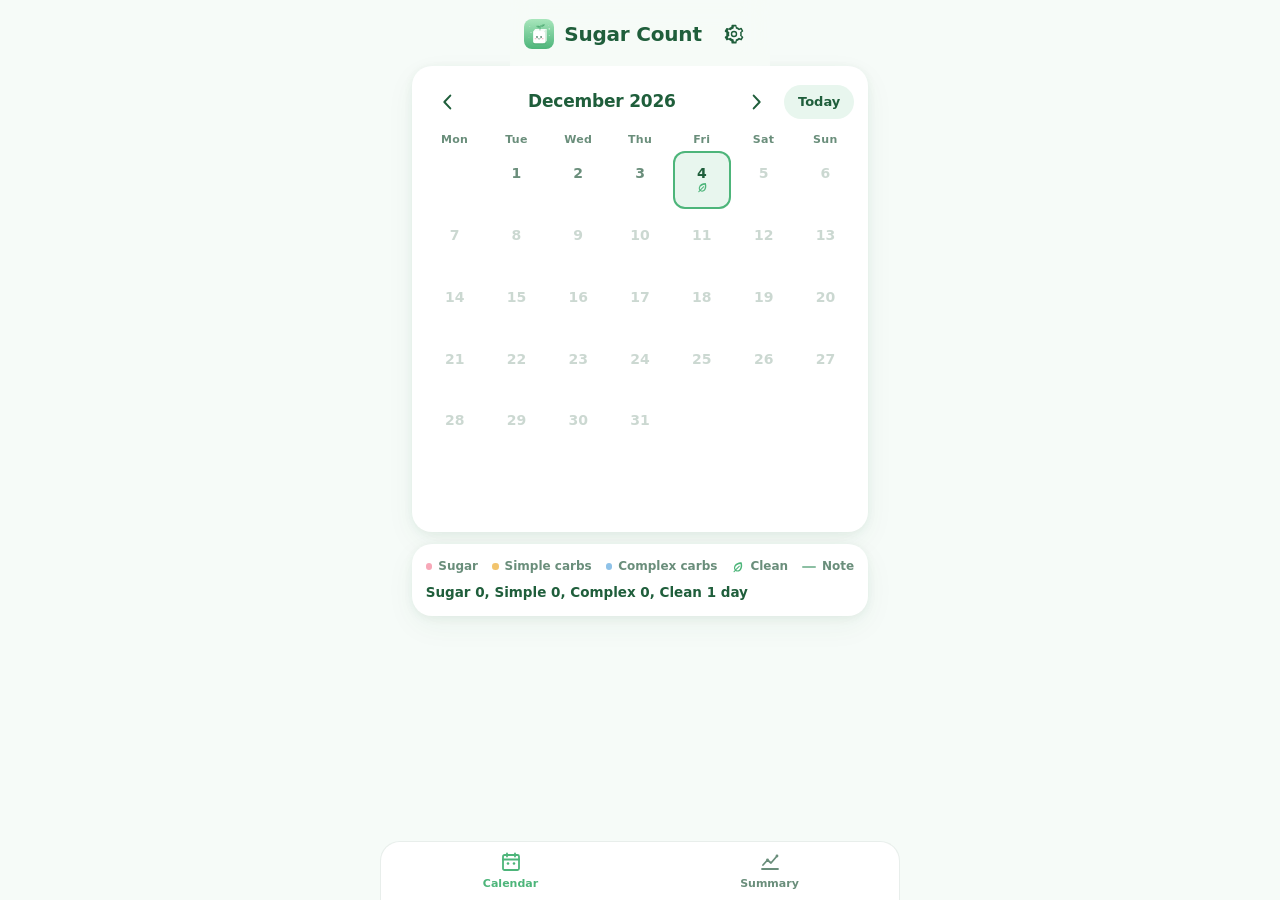
<file: index.html>
<!DOCTYPE html>
<html lang="en">
<head>
  <meta charset="utf-8">
  <title>Sugar Count</title>
  <meta name="viewport" content="width=device-width, initial-scale=1, viewport-fit=cover">
  <meta name="apple-mobile-web-app-capable" content="yes">
  <meta name="mobile-web-app-capable" content="yes">
  <meta name="apple-mobile-web-app-status-bar-style" content="default">
  <meta name="apple-mobile-web-app-title" content="Sugar Count">
  <meta name="theme-color" content="#4DB57A">
  <meta name="description" content="A tiny personal tracker for sugar, simple carb and complex carb days.">
  <link rel="apple-touch-icon" href="icons/apple-touch-icon.png">
  <link rel="icon" type="image/svg+xml" href="icons/icon.svg">
  <link rel="manifest" href="manifest.webmanifest">
  <link rel="stylesheet" href="styles.css">
</head>
<body>

<div class="app">

  <!-- ============== Screen 1: Calendar ============== -->
  <section class="screen" id="screen-calendar" aria-labelledby="cal-title">
    <header class="topbar">
      <img class="brand-icon" src="icons/icon.svg" alt="" width="30" height="30">
      <div class="topbar-title">
        <h1 id="cal-title">Sugar Count</h1>
      </div>
      <button class="icon-btn" id="btn-settings" type="button" aria-label="Settings">
        <svg viewBox="0 0 24 24" aria-hidden="true" focusable="false">
          <path fill="currentColor" d="M12 8.5a3.5 3.5 0 1 0 0 7 3.5 3.5 0 0 0 0-7Zm0 5.5a2 2 0 1 1 0-4 2 2 0 0 1 0 4Z"/>
          <path fill="currentColor" d="M20.3 13.6a8.5 8.5 0 0 0 0-3.2l1.5-1.1a.75.75 0 0 0 .2-.96l-1.6-2.77a.75.75 0 0 0-.92-.32l-1.75.68a8.4 8.4 0 0 0-2.77-1.6l-.27-1.85A.75.75 0 0 0 14 2h-4a.75.75 0 0 0-.74.63L9 4.48a8.4 8.4 0 0 0-2.77 1.6L4.5 5.4a.75.75 0 0 0-.92.32L1.98 8.49a.75.75 0 0 0 .2.95l1.5 1.12a8.5 8.5 0 0 0 0 3.2l-1.5 1.11a.75.75 0 0 0-.2.96l1.6 2.77a.75.75 0 0 0 .92.32l1.75-.68a8.4 8.4 0 0 0 2.77 1.6l.27 1.85a.75.75 0 0 0 .74.63h4a.75.75 0 0 0 .74-.63l.27-1.85a8.4 8.4 0 0 0 2.77-1.6l1.75.68a.75.75 0 0 0 .92-.32l1.6-2.77a.75.75 0 0 0-.2-.96l-1.5-1.11Zm-1.6-2.98a7 7 0 0 1 0 2.76l-.12.6 1.74 1.3-.9 1.56-2.02-.79-.45.4a6.9 6.9 0 0 1-2.4 1.39l-.58.18-.31 2.13h-1.8l-.31-2.13-.58-.18a6.9 6.9 0 0 1-2.4-1.39l-.45-.4-2.02.79-.9-1.56 1.74-1.3-.12-.6a7 7 0 0 1 0-2.76l.12-.6-1.74-1.3.9-1.56 2.02.79.45-.4a6.9 6.9 0 0 1 2.4-1.39l.58-.18.31-2.13h1.8l.31 2.13.58.18a6.9 6.9 0 0 1 2.4 1.39l.45.4 2.02-.79.9 1.56-1.74 1.3.12.6Z"/>
        </svg>
      </button>
    </header>

    <div class="screen-body">
      <div class="card month-card">
        <div class="month-nav">
          <button class="icon-btn" id="btn-prev-month" type="button" aria-label="Previous month">
            <svg viewBox="0 0 24 24" aria-hidden="true"><path fill="none" stroke="currentColor" stroke-width="2.2" stroke-linecap="round" stroke-linejoin="round" d="M14.5 5 8 12l6.5 7"/></svg>
          </button>
          <h2 class="month-label" id="month-label" aria-live="polite">—</h2>
          <button class="icon-btn" id="btn-next-month" type="button" aria-label="Next month">
            <svg viewBox="0 0 24 24" aria-hidden="true"><path fill="none" stroke="currentColor" stroke-width="2.2" stroke-linecap="round" stroke-linejoin="round" d="M9.5 5 16 12l-6.5 7"/></svg>
          </button>
          <button class="pill-btn today-btn" id="btn-today" type="button">Today</button>
        </div>

        <div class="weekdays" aria-hidden="true">
          <span>Mon</span><span>Tue</span><span>Wed</span><span>Thu</span><span>Fri</span><span>Sat</span><span>Sun</span>
        </div>
        <div class="grid" id="day-grid" role="grid" aria-labelledby="month-label"></div>
      </div>

      <div class="card legend-card">
        <ul class="legend">
          <li><span class="dot dot-sugar"></span>Sugar</li>
          <li><span class="dot dot-simple"></span>Simple carbs</li>
          <li><span class="dot dot-complex"></span>Complex carbs</li>
          <li>
            <span class="leaf-chip" aria-hidden="true">
              <svg viewBox="0 0 24 24"><path fill="currentColor" d="M19.5 4.2c-7 0-12.6 3-13.8 8.6-.5 2.3.1 4.4 1.3 5.9l-2 2a1 1 0 1 0 1.4 1.4l2-2c1.6 1.2 3.8 1.7 6 1.1C19.7 20 22.4 11.6 19.5 4.2Zm-2 3.2c1.3 5.2-.8 10.7-4.1 11.6-1.4.4-2.7.2-3.7-.4l6.5-6.5a1 1 0 0 0-1.4-1.4l-6.5 6.5c-.6-1-.8-2.2-.5-3.6.8-3.7 5.6-6 9.7-6.2Z"/></svg>
            </span>Clean
          </li>
          <li><span class="note-chip" aria-hidden="true"></span>Note</li>
        </ul>
        <p class="month-summary" id="month-summary">—</p>
      </div>
    </div>
  </section>

  <!-- ============== Screen 2: Summary ============== -->
  <section class="screen" id="screen-summary" hidden aria-labelledby="sum-title">
    <header class="topbar">
      <img class="brand-icon" src="icons/icon.svg" alt="" width="30" height="30">
      <div class="topbar-title"><h1 id="sum-title">Summary</h1></div>
      <span class="icon-btn-spacer" aria-hidden="true"></span>
    </header>

    <div class="screen-body">
      <div class="segmented" id="range-segmented" role="group" aria-label="Summary range">
        <button type="button" class="seg" data-range="4w" aria-pressed="true">4 weeks</button>
        <button type="button" class="seg" data-range="3m" aria-pressed="false">3 months</button>
        <button type="button" class="seg" data-range="1y" aria-pressed="false">Year</button>
      </div>

      <div class="card chart-card">
        <div class="chart-wrap"><canvas id="chart" role="img" aria-label="Sugar, simple carb and complex carb days per period"></canvas></div>
      </div>

      <div class="tiles" id="tiles">
        <div class="tile">
          <span class="tile-value" id="tile-sugar">0</span>
          <span class="tile-label"><span class="dot dot-sugar"></span>Sugar days</span>
        </div>
        <div class="tile">
          <span class="tile-value" id="tile-sugar-streak">0</span>
          <span class="tile-label">Sugar-free streak</span>
        </div>
        <div class="tile">
          <span class="tile-value" id="tile-simple">0</span>
          <span class="tile-label"><span class="dot dot-simple"></span>Simple carb days</span>
        </div>
        <div class="tile">
          <span class="tile-value" id="tile-simple-streak">0</span>
          <span class="tile-label">Simple-carb-free streak</span>
        </div>
        <div class="tile">
          <span class="tile-value" id="tile-complex">0</span>
          <span class="tile-label"><span class="dot dot-complex"></span>Complex carb days</span>
        </div>
        <div class="tile">
          <span class="tile-value" id="tile-complex-streak">0</span>
          <span class="tile-label">Complex-carb-free streak</span>
        </div>
      </div>

      <div class="card empty-state" id="summary-empty" hidden>
        <img src="icons/icon.svg" alt="" width="64" height="64">
        <p>Tap a day on the calendar to log it.</p>
      </div>
    </div>
  </section>

  <!-- ============== Tab bar ============== -->
  <nav class="tabbar" aria-label="Main">
    <button type="button" class="tab is-active" data-tab="calendar" aria-current="page">
      <svg viewBox="0 0 24 24" aria-hidden="true">
        <path fill="none" stroke="currentColor" stroke-width="1.8" stroke-linejoin="round" d="M4 6.5A1.5 1.5 0 0 1 5.5 5h13A1.5 1.5 0 0 1 20 6.5v12A1.5 1.5 0 0 1 18.5 20h-13A1.5 1.5 0 0 1 4 18.5v-12Z"/>
        <path fill="none" stroke="currentColor" stroke-width="1.8" stroke-linecap="round" d="M4 9.5h16M8 3.5v3M16 3.5v3"/>
        <circle cx="9" cy="13.5" r="1.3" fill="currentColor"/><circle cx="15" cy="13.5" r="1.3" fill="currentColor"/>
      </svg>
      <span>Calendar</span>
    </button>
    <button type="button" class="tab" data-tab="summary">
      <svg viewBox="0 0 24 24" aria-hidden="true">
        <path fill="none" stroke="currentColor" stroke-width="1.8" stroke-linecap="round" stroke-linejoin="round" d="M4 19h16M5 15l4.5-5 3.5 3L19 6"/>
        <circle cx="9.5" cy="10" r="1.4" fill="currentColor"/><circle cx="19" cy="6" r="1.4" fill="currentColor"/>
      </svg>
      <span>Summary</span>
    </button>
  </nav>
</div>

<!-- ============== Bottom sheets ============== -->
<div class="backdrop" id="backdrop" hidden></div>

<div class="sheet" id="day-sheet" role="dialog" aria-modal="true" aria-labelledby="day-sheet-title" hidden>
  <div class="sheet-handle" aria-hidden="true"></div>
  <h2 class="sheet-title" id="day-sheet-title">Day</h2>
  <p class="sheet-hint" id="day-hint" hidden></p>
  <div class="toggle-row">
    <button type="button" class="toggle toggle-sugar" id="toggle-ateSugar" aria-pressed="false">
      <span class="dot dot-sugar" aria-hidden="true"></span>Sugar
    </button>
    <button type="button" class="toggle toggle-simple" id="toggle-ateSimpleCarbs" aria-pressed="false">
      <span class="dot dot-simple" aria-hidden="true"></span>Simple carbs
    </button>
    <button type="button" class="toggle toggle-complex" id="toggle-ateComplexCarbs" aria-pressed="false">
      <span class="dot dot-complex" aria-hidden="true"></span>Complex carbs
    </button>
  </div>
  <input class="note-input" id="note-input" type="text" maxlength="100" placeholder="Add a note (optional)"
         autocomplete="off" autocapitalize="sentences" enterkeyhint="done" aria-label="Note">
  <p class="note-count"><span id="note-count">0</span>/100</p>
  <div class="sheet-actions">
    <button type="button" class="primary-btn" id="btn-save">Save</button>
    <button type="button" class="ghost-btn danger" id="btn-reset" hidden>Reset to clean</button>
  </div>
</div>

<div class="sheet" id="settings-sheet" role="dialog" aria-modal="true" aria-labelledby="settings-title" hidden>
  <div class="sheet-handle" aria-hidden="true"></div>
  <h2 class="sheet-title" id="settings-title">Settings</h2>

  <label class="field">
    <span class="field-label">Tracking start date</span>
    <input type="date" id="start-date-input">
  </label>
  <p class="field-hint">Days before this date are not counted.</p>

  <div class="sheet-actions stack">
    <button type="button" class="primary-btn" id="btn-save-settings">Save</button>
    <button type="button" class="ghost-btn" id="btn-export">Export data</button>
    <button type="button" class="ghost-btn" id="btn-import">Import data</button>
    <input type="file" id="import-file" accept="application/json,.json" hidden>
  </div>
  <p class="field-hint" id="settings-status" role="status"></p>
</div>

<div class="toast" id="toast" role="status" aria-live="polite" hidden></div>

<script src="vendor/chart.umd.js"></script>
<script type="module" src="app.js"></script>
</body>
</html>
</file>
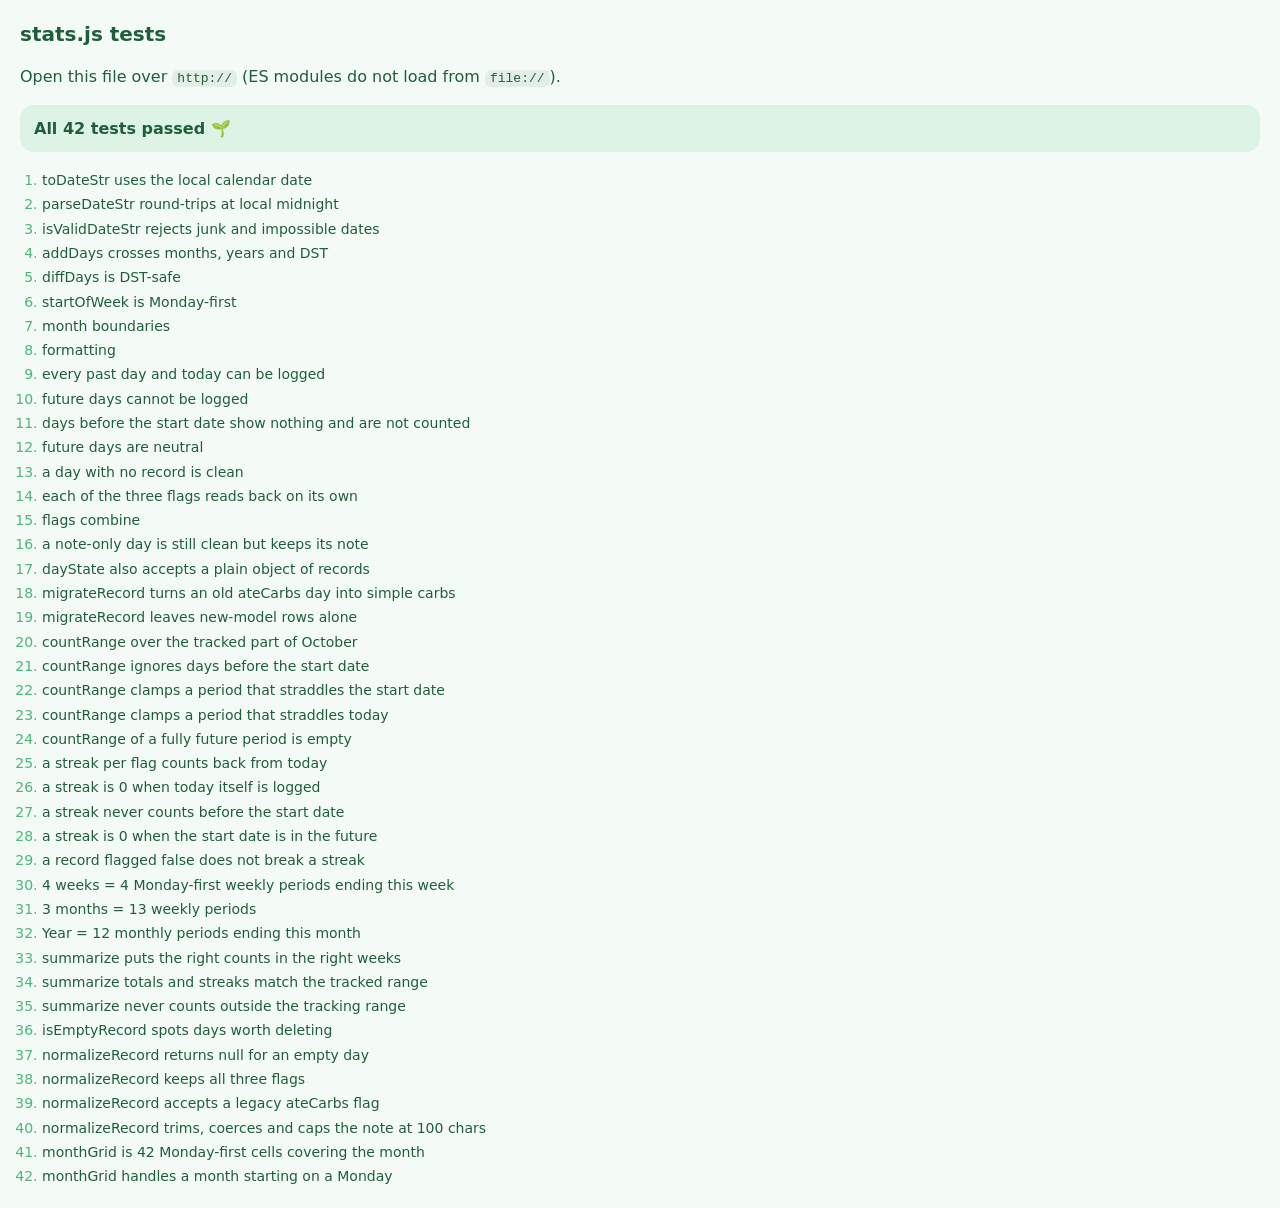
<file: tests/stats.test.html>
<!DOCTYPE html>
<html lang="en">
<head>
<meta charset="utf-8">
<title>stats.js tests — Sugar Count</title>
<meta name="viewport" content="width=device-width, initial-scale=1">
<style>
  body { font-family: ui-rounded, -apple-system, system-ui, sans-serif; background: #F4FBF6; color: #1F5E3B;
         margin: 0; padding: 20px; line-height: 1.45; }
  h1 { font-size: 20px; margin: 0 0 4px; }
  #summary { font-weight: 800; margin: 12px 0 16px; padding: 12px 14px; border-radius: 14px; background: #DDF3E5; }
  #summary.fail { background: #FADDE2; color: #8A2B40; }
  ol { margin: 0; padding-left: 22px; }
  li { padding: 2px 0; font-size: 14px; }
  li.pass::marker { color: #4DB57A; }
  li.fail { color: #8A2B40; font-weight: 700; }
  code { background: rgba(31,94,59,.08); padding: 1px 5px; border-radius: 6px; }
</style>
</head>
<body>
<h1>stats.js tests</h1>
<p>Open this file over <code>http://</code> (ES modules do not load from <code>file://</code>).</p>
<div id="summary">Running…</div>
<ol id="results"></ol>

<script type="module">
import * as S from '../stats.js';

const results = document.getElementById('results');
let pass = 0, fail = 0;

function test(name, fn) {
  const li = document.createElement('li');
  try {
    fn();
    li.className = 'pass';
    li.textContent = name;
    pass++;
  } catch (err) {
    li.className = 'fail';
    li.textContent = name + ' — ' + err.message;
    fail++;
  }
  results.appendChild(li);
}

function eq(actual, expected, label) {
  const a = JSON.stringify(actual), b = JSON.stringify(expected);
  if (a !== b) throw new Error((label ? label + ': ' : '') + 'expected ' + b + ', got ' + a);
}
function ok(v, label) { if (!v) throw new Error((label || 'assertion') + ' was falsy'); }

/* Fixtures: tracking starts 2026-10-01, "today" is 2026-10-14 (a Wednesday). */
const START = '2026-10-01';
const TODAY = '2026-10-14';
const day = (date, sugar, simple, complex, note) =>
  [date, { date, ateSugar: !!sugar, ateSimpleCarbs: !!simple, ateComplexCarbs: !!complex, note: note || '' }];

const recs = new Map([
  day('2026-10-02', 1, 0, 0),
  day('2026-10-03', 1, 1, 0, 'birthday cake'),
  day('2026-10-05', 0, 1, 0),
  day('2026-10-07', 0, 0, 1),
  day('2026-10-09', 0, 0, 0, 'just a note'),
  day('2026-10-12', 0, 1, 1),
  day('2026-09-28', 1, 1, 1, 'before start')
]);

/* ------------------------------ date helpers ----------------------------- */

test('toDateStr uses the local calendar date', () => {
  eq(S.toDateStr(new Date(2026, 0, 5)), '2026-01-05');
  eq(S.toDateStr(new Date(2026, 11, 31, 23, 59)), '2026-12-31');
});

test('parseDateStr round-trips at local midnight', () => {
  const d = S.parseDateStr('2026-10-14');
  eq([d.getFullYear(), d.getMonth(), d.getDate(), d.getHours()], [2026, 9, 14, 0]);
  eq(S.toDateStr(d), '2026-10-14');
});

test('isValidDateStr rejects junk and impossible dates', () => {
  eq(S.isValidDateStr('2026-10-14'), true);
  eq(S.isValidDateStr('2026-02-29'), false);   // 2026 is not a leap year
  eq(S.isValidDateStr('2024-02-29'), true);
  eq(S.isValidDateStr('2026-13-01'), false);
  eq(S.isValidDateStr('2026-1-1'), false);
  eq(S.isValidDateStr(''), false);
  eq(S.isValidDateStr(null), false);
});

test('addDays crosses months, years and DST', () => {
  eq(S.addDays('2026-10-31', 1), '2026-11-01');
  eq(S.addDays('2026-01-01', -1), '2025-12-31');
  eq(S.addDays('2026-03-07', 7), '2026-03-14');   // across US DST start
  eq(S.addDays('2026-10-20', -30), '2026-09-20');
});

test('diffDays is DST-safe', () => {
  eq(S.diffDays('2026-10-01', '2026-10-14'), 13);
  eq(S.diffDays('2026-03-01', '2026-11-05'), 249);
  eq(S.diffDays('2026-10-14', '2026-10-14'), 0);
  eq(S.diffDays('2026-10-14', '2026-10-13'), -1);
});

test('startOfWeek is Monday-first', () => {
  eq(S.startOfWeek('2026-10-14'), '2026-10-12');  // Wed -> Mon
  eq(S.startOfWeek('2026-10-12'), '2026-10-12');  // Mon -> itself
  eq(S.startOfWeek('2026-10-18'), '2026-10-12');  // Sun -> same Mon
});

test('month boundaries', () => {
  eq(S.startOfMonth('2026-10-14'), '2026-10-01');
  eq(S.endOfMonth('2026-10-01'), '2026-10-31');
  eq(S.endOfMonth('2026-02-10'), '2026-02-28');
  eq(S.endOfMonth('2024-02-10'), '2024-02-29');
  eq(S.addMonths('2026-10-31', 1), '2026-11-01');
  eq(S.addMonths('2026-01-15', -1), '2025-12-01');
});

test('formatting', () => {
  eq(S.formatMonthYear('2026-10-14'), 'October 2026');
  eq(S.formatDayTitle('2026-10-13'), 'Tuesday, Oct 13');
});

/* ------------------------------- editability ----------------------------- */

test('every past day and today can be logged', () => {
  eq(S.isEditable('2020-01-01', TODAY), true);
  eq(S.isEditable('2026-09-28', TODAY), true);   // before the start date
  eq(S.isEditable(TODAY, TODAY), true);
});

test('future days cannot be logged', () => {
  eq(S.isEditable('2026-10-15', TODAY), false);
  eq(S.isEditable('2027-01-01', TODAY), false);
});

/* -------------------------------- day state ------------------------------ */

test('days before the start date show nothing and are not counted', () => {
  const st = S.dayState('2026-09-28', recs, START, TODAY);
  eq(st.kind, 'before');
  eq(st.inRange, false);
  eq([st.ateSugar, st.ateSimpleCarbs, st.ateComplexCarbs], [false, false, false]);
});

test('future days are neutral', () => {
  eq(S.dayState('2026-10-15', recs, START, TODAY).kind, 'future');
  eq(S.dayState('2026-10-15', recs, START, TODAY).inRange, false);
});

test('a day with no record is clean', () => {
  const st = S.dayState('2026-10-08', recs, START, TODAY);
  eq(st.kind, 'clean');
  eq(st.isClean, true);
  eq([st.ateSugar, st.ateSimpleCarbs, st.ateComplexCarbs, st.note], [false, false, false, '']);
});

test('each of the three flags reads back on its own', () => {
  const sugar = S.dayState('2026-10-02', recs, START, TODAY);
  eq([sugar.kind, sugar.ateSugar, sugar.ateSimpleCarbs, sugar.ateComplexCarbs], ['logged', true, false, false]);
  const simple = S.dayState('2026-10-05', recs, START, TODAY);
  eq([simple.ateSugar, simple.ateSimpleCarbs, simple.ateComplexCarbs], [false, true, false]);
  const complex = S.dayState('2026-10-07', recs, START, TODAY);
  eq([complex.ateSugar, complex.ateSimpleCarbs, complex.ateComplexCarbs], [false, false, true]);
});

test('flags combine', () => {
  const st = S.dayState('2026-10-12', recs, START, TODAY);
  eq([st.ateSugar, st.ateSimpleCarbs, st.ateComplexCarbs], [false, true, true]);
  eq(st.isClean, false);
});

test('a note-only day is still clean but keeps its note', () => {
  const st = S.dayState('2026-10-09', recs, START, TODAY);
  eq(st.kind, 'clean');
  eq(st.isClean, true);
  eq(st.note, 'just a note');
});

test('dayState also accepts a plain object of records', () => {
  const plain = { '2026-10-02': { date: '2026-10-02', ateSugar: true } };
  eq(S.dayState('2026-10-02', plain, START, TODAY).ateSugar, true);
  eq(S.dayState('2026-10-04', plain, START, TODAY).isClean, true);
});

/* ------------------------- legacy two-toggle data ------------------------ */

test('migrateRecord turns an old ateCarbs day into simple carbs', () => {
  eq(S.migrateRecord({ date: '2026-10-01', ateSugar: true, ateCarbs: true, note: 'x' }),
     { date: '2026-10-01', ateSugar: true, ateSimpleCarbs: true, ateComplexCarbs: false, note: 'x' });
});

test('migrateRecord leaves new-model rows alone', () => {
  eq(S.migrateRecord({ date: '2026-10-01', ateSugar: false, ateSimpleCarbs: false, ateComplexCarbs: true, ateCarbs: true }),
     { date: '2026-10-01', ateSugar: false, ateSimpleCarbs: false, ateComplexCarbs: true, note: '' });
});

/* ------------------------------ range counting --------------------------- */

test('countRange over the tracked part of October', () => {
  const c = S.countRange('2026-10-01', '2026-10-31', recs, START, TODAY);
  eq(c.days, 14, 'days');              // Oct 1..14, future days excluded
  eq(c.sugarDays, 2);                  // Oct 2, 3
  eq(c.simpleCarbDays, 3);             // Oct 3, 5, 12
  eq(c.complexCarbDays, 2);            // Oct 7, 12
  eq(c.carbDays, 4);                   // Oct 3, 5, 7, 12
  eq(c.cleanDays, 9);                  // 14 - 5 logged days
  eq(c.noteDays, 2);
});

test('countRange ignores days before the start date', () => {
  const c = S.countRange('2026-09-01', '2026-09-30', recs, START, TODAY);
  eq([c.days, c.sugarDays, c.simpleCarbDays, c.complexCarbDays, c.cleanDays], [0, 0, 0, 0, 0]);
});

test('countRange clamps a period that straddles the start date', () => {
  const c = S.countRange('2026-09-28', '2026-10-04', recs, START, TODAY);
  eq(c.days, 4);                       // Oct 1..4 only
  eq(c.sugarDays, 2);
  eq(c.simpleCarbDays, 1);
  eq(c.complexCarbDays, 0);
});

test('countRange clamps a period that straddles today', () => {
  const c = S.countRange('2026-10-12', '2026-10-18', recs, START, TODAY);
  eq(c.days, 3);                       // Oct 12, 13, 14
  eq(c.simpleCarbDays, 1);
  eq(c.complexCarbDays, 1);
  eq(c.sugarDays, 0);
});

test('countRange of a fully future period is empty', () => {
  const c = S.countRange('2026-11-01', '2026-11-30', recs, START, TODAY);
  eq([c.days, c.sugarDays, c.simpleCarbDays, c.complexCarbDays], [0, 0, 0, 0]);
});

/* --------------------------------- streaks ------------------------------- */

test('a streak per flag counts back from today', () => {
  eq(S.currentStreak('ateSugar', recs, START, TODAY), 11);          // last sugar Oct 3
  eq(S.currentStreak('ateSimpleCarbs', recs, START, TODAY), 2);     // last simple Oct 12
  eq(S.currentStreak('ateComplexCarbs', recs, START, TODAY), 2);    // last complex Oct 12
});

test('a streak is 0 when today itself is logged', () => {
  const r = new Map(recs);
  r.set(TODAY, { date: TODAY, ateSugar: true, ateSimpleCarbs: false, ateComplexCarbs: false, note: '' });
  eq(S.currentStreak('ateSugar', r, START, TODAY), 0);
  eq(S.currentStreak('ateSimpleCarbs', r, START, TODAY), 2);
});

test('a streak never counts before the start date', () => {
  eq(S.currentStreak('ateSugar', new Map(), '2026-10-10', TODAY), 5);  // Oct 10..14
  eq(S.currentStreak('ateSugar', new Map(), TODAY, TODAY), 1);
});

test('a streak is 0 when the start date is in the future', () => {
  eq(S.currentStreak('ateSugar', recs, '2026-10-20', TODAY), 0);
});

test('a record flagged false does not break a streak', () => {
  const r = new Map([[TODAY, { date: TODAY, ateSugar: false, ateSimpleCarbs: false, ateComplexCarbs: false, note: 'hi' }]]);
  eq(S.currentStreak('ateSugar', r, '2026-10-10', TODAY), 5);
});

/* -------------------------------- periods -------------------------------- */

test('4 weeks = 4 Monday-first weekly periods ending this week', () => {
  const p = S.buildPeriods('4w', TODAY);
  eq(p.length, 4);
  eq(p[0].start, '2026-09-21');
  eq(p[3].start, '2026-10-12');
  eq(p[3].end, '2026-10-18');
  eq(p.map(x => x.label), ['Sep 21', 'Sep 28', 'Oct 5', 'Oct 12']);
  for (const q of p) eq(S.diffDays(q.start, q.end), 6, 'week length');
});

test('3 months = 13 weekly periods', () => {
  const p = S.buildPeriods('3m', TODAY);
  eq(p.length, 13);
  eq(p[12].start, '2026-10-12');
  eq(p[0].start, '2026-07-20');
});

test('Year = 12 monthly periods ending this month', () => {
  const p = S.buildPeriods('1y', TODAY);
  eq(p.length, 12);
  eq(p[0].start, '2025-11-01');
  eq(p[11].start, '2026-10-01');
  eq(p[11].end, '2026-10-31');
  eq(p.map(x => x.label), ['Nov', 'Dec', 'Jan', 'Feb', 'Mar', 'Apr', 'May', 'Jun', 'Jul', 'Aug', 'Sep', 'Oct']);
});

test('summarize puts the right counts in the right weeks', () => {
  const s = S.summarize('4w', recs, START, TODAY);
  // weeks: Sep 21, Sep 28, Oct 5, Oct 12
  eq(s.labels.length, 4);
  eq(s.days, [0, 4, 7, 3]);            // the Sep 21 week is entirely before the start date
  eq(s.sugar, [0, 2, 0, 0]);           // Oct 2 + Oct 3
  eq(s.simpleCarbs, [0, 1, 1, 1]);     // Oct 3, Oct 5, Oct 12
  eq(s.complexCarbs, [0, 0, 1, 1]);    // Oct 7, Oct 12
});

test('summarize totals and streaks match the tracked range', () => {
  const s = S.summarize('1y', recs, START, TODAY);
  eq(s.sugarDays, 2);
  eq(s.simpleCarbDays, 3);
  eq(s.complexCarbDays, 2);
  eq(s.trackedDays, 14);
  eq(s.rangeStart, START);             // clamped forward to the start date
  eq(s.rangeEnd, TODAY);
  eq(s.sugarFreeStreak, 11);
  eq(s.simpleCarbFreeStreak, 2);
  eq(s.complexCarbFreeStreak, 2);
});

test('summarize never counts outside the tracking range', () => {
  const s = S.summarize('4w', recs, START, TODAY);
  eq(s.days.reduce((a, b) => a + b, 0), 14);   // Oct 1..14 only
  ok(s.sugar.every((v, i) => v <= s.days[i]), 'sugar <= days');
  ok(s.simpleCarbs.every((v, i) => v <= s.days[i]), 'simple <= days');
  ok(s.complexCarbs.every((v, i) => v <= s.days[i]), 'complex <= days');
});

/* ----------------------------- record handling --------------------------- */

test('isEmptyRecord spots days worth deleting', () => {
  eq(S.isEmptyRecord(null), true);
  eq(S.isEmptyRecord({ ateSugar: false, ateSimpleCarbs: false, ateComplexCarbs: false, note: '' }), true);
  eq(S.isEmptyRecord({ ateSugar: false, ateSimpleCarbs: false, ateComplexCarbs: false, note: '   ' }), true);
  eq(S.isEmptyRecord({ ateSugar: false, ateSimpleCarbs: false, ateComplexCarbs: false, note: 'x' }), false);
  eq(S.isEmptyRecord({ ateComplexCarbs: true, note: '' }), false);
});

test('normalizeRecord returns null for an empty day', () => {
  eq(S.normalizeRecord('2026-10-14', {}, '  '), null);
  eq(S.normalizeRecord('2026-10-14', { ateSugar: false, ateSimpleCarbs: false, ateComplexCarbs: false }, ''), null);
});

test('normalizeRecord keeps all three flags', () => {
  eq(S.normalizeRecord('2026-10-14', { ateSugar: 1, ateComplexCarbs: 1 }, '  cake  '),
     { date: '2026-10-14', ateSugar: true, ateSimpleCarbs: false, ateComplexCarbs: true, note: 'cake' });
});

test('normalizeRecord accepts a legacy ateCarbs flag', () => {
  eq(S.normalizeRecord('2026-10-14', { ateCarbs: true }, ''),
     { date: '2026-10-14', ateSugar: false, ateSimpleCarbs: true, ateComplexCarbs: false, note: '' });
});

test('normalizeRecord trims, coerces and caps the note at 100 chars', () => {
  const long = S.normalizeRecord('2026-10-14', { ateSugar: true }, 'a'.repeat(250));
  eq(long.note.length, 100);
  eq(S.normalizeRecord('2026-10-14', { ateSugar: true }, null).note, '');
});

/* -------------------------------- month grid ----------------------------- */

test('monthGrid is 42 Monday-first cells covering the month', () => {
  const g = S.monthGrid('2026-10-14');
  eq(g.length, 42);
  eq(g[0], '2026-09-28');              // the Monday before Oct 1
  eq(g[41], '2026-11-08');
  ok(g.includes('2026-10-01') && g.includes('2026-10-31'), 'contains the whole month');
  eq(S.parseDateStr(g[0]).getDay(), 1, 'starts on a Monday');
});

test('monthGrid handles a month starting on a Monday', () => {
  const g = S.monthGrid('2026-06-10');   // June 1 2026 is a Monday
  eq(g[0], '2026-06-01');
  eq(g.length, 42);
});

/* --------------------------------- report -------------------------------- */

const summary = document.getElementById('summary');
summary.textContent = fail === 0
  ? `All ${pass} tests passed 🌱`
  : `${fail} of ${pass + fail} tests failed`;
if (fail > 0) summary.className = 'fail';
</script>
</body>
</html>
</file>
<file: styles.css>
/* Sugar Count — green & white, soft and rounded. */

:root {
  --bg: #F6FBF8;          /* white with a breath of green */
  --card: #FFFFFF;
  --inset: #F4F9F6;       /* day cells, inputs, segmented track */
  --green: #4DB57A;
  --green-deep: #2E8B57;
  --text: #1F5E3B;
  --text-soft: #6A8E7B;
  --fill: #E8F6EE;        /* green accent fill, used sparingly */
  --sugar: #F7A8B8;
  --simple: #F2C46D;
  --complex: #8FC2E8;
  --line: rgba(31, 94, 59, .10);
  --chart-grid: rgba(31, 94, 59, .12);
  --shadow: 0 2px 10px rgba(31, 94, 59, .07), 0 10px 30px rgba(31, 94, 59, .05);
  --shadow-sheet: 0 -8px 40px rgba(16, 60, 36, .22);
  --danger: #C8566B;
  --radius-card: 20px;
  --radius-sheet: 24px;
  --radius-cell: 12px;
  --tabbar-h: 58px;
  --font: ui-rounded, "SF Pro Rounded", -apple-system, system-ui, "Segoe UI", sans-serif;
}

@media (prefers-color-scheme: dark) {
  :root {
    --bg: #0F1A14;
    --card: #16231C;
    --inset: #1B2B22;
    --green: #5FC78C;
    --green-deep: #8FE0AE;
    --text: #DCF2E4;
    --text-soft: #8FAE9C;
    --fill: #22402F;
    --sugar: #F18FA3;
    --simple: #E8B65A;
    --complex: #78AEDC;
    --line: rgba(220, 242, 228, .10);
    --chart-grid: rgba(220, 242, 228, .12);
    --shadow: 0 2px 10px rgba(0, 0, 0, .35);
    --shadow-sheet: 0 -8px 40px rgba(0, 0, 0, .55);
    --danger: #E8899B;
  }
}

* { box-sizing: border-box; }

html {
  -webkit-text-size-adjust: 100%;
  background: var(--bg);
}

body {
  margin: 0;
  font-family: var(--font);
  background: var(--bg);
  color: var(--text);
  font-size: 16px;
  line-height: 1.4;
  min-height: 100vh;
  overscroll-behavior-y: none;
  -webkit-tap-highlight-color: transparent;
  touch-action: manipulation;   /* no double-tap zoom; pinch zoom still works */
}

body.sheet-open { overflow: hidden; }

button, input { font: inherit; color: inherit; }

button {
  touch-action: manipulation;
  -webkit-user-select: none;
  user-select: none;
  cursor: pointer;
  border: 0;
  background: none;
}

h1, h2, .weekdays, .tab span, .legend, .tile-label { -webkit-user-select: none; user-select: none; }

.app { min-height: 100vh; }

/* -------------------------------- screens ------------------------------- */

.screen { display: flex; flex-direction: column; }
.screen[hidden] { display: none; }

.screen-body {
  padding: 0 14px calc(var(--tabbar-h) + 22px + env(safe-area-inset-bottom));
  display: flex;
  flex-direction: column;
  gap: 12px;
}

.topbar {
  position: sticky;
  top: 0;
  z-index: 5;
  display: flex;
  align-items: center;
  gap: 10px;
  padding: calc(env(safe-area-inset-top) + 12px) 14px 10px;
  background: color-mix(in srgb, var(--bg) 88%, transparent);
  backdrop-filter: saturate(160%) blur(12px);
  -webkit-backdrop-filter: saturate(160%) blur(12px);
}

@supports not (background: color-mix(in srgb, red 50%, blue)) {
  .topbar { background: var(--bg); }
}

.brand-icon { border-radius: 8px; flex: none; }

.topbar-title { flex: 1; min-width: 0; }

.topbar h1 {
  margin: 0;
  font-size: 20px;
  font-weight: 800;
  letter-spacing: -.2px;
}

.icon-btn {
  flex: none;
  width: 44px;
  height: 44px;
  display: grid;
  place-items: center;
  border-radius: 50%;
  color: var(--text);
  transition: background-color .15s ease, transform .12s ease;
}
.icon-btn svg { width: 22px; height: 22px; }
.icon-btn:active { background: var(--fill); transform: scale(.94); }
.icon-btn-spacer { width: 44px; height: 44px; flex: none; }

/* --------------------------------- cards -------------------------------- */

.card {
  background: var(--card);
  border-radius: var(--radius-card);
  box-shadow: var(--shadow);
  padding: 14px;
}
.card[hidden] { display: none; }

/* ------------------------------- calendar ------------------------------- */

.month-nav {
  display: flex;
  align-items: center;
  gap: 2px;
  margin-bottom: 8px;
}

.month-label {
  margin: 0;
  flex: 1;
  text-align: center;
  font-size: 17px;
  font-weight: 800;
  letter-spacing: -.2px;
}

.pill-btn {
  min-height: 34px;
  padding: 0 14px;
  border-radius: 999px;
  background: var(--fill);
  color: var(--text);
  font-size: 13px;
  font-weight: 700;
  transition: transform .12s ease, filter .15s ease;
}
.pill-btn:active { transform: scale(.95); filter: brightness(.96); }
.today-btn { margin-left: 4px; }

.weekdays {
  display: grid;
  grid-template-columns: repeat(7, 1fr);
  gap: 4px;
  margin-bottom: 4px;
}
.weekdays span {
  text-align: center;
  font-size: 11px;
  font-weight: 700;
  color: var(--text-soft);
  letter-spacing: .3px;
}

.grid {
  display: grid;
  grid-template-columns: repeat(7, 1fr);
  gap: 4px;
}

.cell {
  position: relative;
  aspect-ratio: 1 / 1;
  min-height: 44px;
  border-radius: var(--radius-cell);
  display: flex;
  flex-direction: column;
  align-items: center;
  justify-content: center;
  gap: 2px;
  padding: 2px 0 4px;
  background: var(--inset);
  color: var(--text);
  transition: transform .12s ease, background-color .15s ease;
}

button.cell:active { transform: scale(.92); background: var(--fill); }

.cell.is-other-month { background: transparent; color: transparent; }

/* Before the tracking start date: loggable, but nothing is counted yet. */
.cell.is-before { background: transparent; color: var(--text-soft); }

/* Future: dimmed and not tappable. */
.cell.is-future { background: transparent; color: var(--text-soft); opacity: .34; }

.cell.is-today { box-shadow: inset 0 0 0 2px var(--green); background: var(--fill); }

.cell-num { font-size: 14px; font-weight: 700; line-height: 1; }

.cell-marks {
  display: flex;
  align-items: center;
  justify-content: center;
  gap: 2.5px;
  height: 10px;
}
.cell-marks.is-leaf { color: var(--green); }
.cell-marks.is-leaf svg { width: 12px; height: 12px; display: block; }

.dot {
  width: 6.5px;
  height: 6.5px;
  border-radius: 50%;
  display: inline-block;
  flex: none;
}
.dot-sugar { background: var(--sugar); }
.dot-simple { background: var(--simple); }
.dot-complex { background: var(--complex); }

.cell.has-note::after {
  content: "";
  position: absolute;
  bottom: 4px;
  left: 50%;
  transform: translateX(-50%);
  width: 14px;
  height: 2px;
  border-radius: 2px;
  background: var(--green-deep);
  opacity: .55;
}

/* month slide feedback */
@keyframes slide-from-right { from { opacity: .4; transform: translateX(14px); } to { opacity: 1; transform: none; } }
@keyframes slide-from-left  { from { opacity: .4; transform: translateX(-14px); } to { opacity: 1; transform: none; } }
.month-card.slide-l .grid { animation: slide-from-right .22s ease; }
.month-card.slide-r .grid { animation: slide-from-left .22s ease; }

/* -------------------------------- legend -------------------------------- */

.legend {
  list-style: none;
  margin: 0 0 8px;
  padding: 0;
  display: flex;
  flex-wrap: wrap;
  gap: 7px 14px;
  font-size: 12px;
  font-weight: 600;
  color: var(--text-soft);
}
.legend li { display: inline-flex; align-items: center; gap: 6px; }
.leaf-chip { color: var(--green); display: inline-flex; }
.leaf-chip svg { width: 13px; height: 13px; }
.note-chip {
  width: 14px;
  height: 2px;
  border-radius: 2px;
  background: var(--green-deep);
  opacity: .55;
}

.month-summary {
  margin: 0;
  font-size: 13.5px;
  font-weight: 700;
  color: var(--text);
}

/* -------------------------------- summary ------------------------------- */

.segmented {
  display: flex;
  gap: 4px;
  padding: 4px;
  background: var(--inset);
  border: 1px solid var(--line);
  border-radius: 999px;
}
.segmented[hidden] { display: none; }

.seg {
  flex: 1;
  min-height: 38px;
  border-radius: 999px;
  font-size: 13px;
  font-weight: 700;
  color: var(--text-soft);
  transition: background-color .18s ease, color .18s ease, box-shadow .18s ease;
}
.seg[aria-pressed="true"] {
  background: var(--green);
  color: #fff;
  box-shadow: 0 2px 8px rgba(77, 181, 122, .28);
}

@media (prefers-color-scheme: dark) {
  .seg[aria-pressed="true"] { color: #0F1A14; }
}

.chart-wrap { height: 240px; position: relative; }

.tiles {
  display: grid;
  grid-template-columns: 1fr 1fr;
  gap: 10px;
}
.tiles[hidden] { display: none; }

.tile {
  background: var(--card);
  border-radius: 16px;
  box-shadow: var(--shadow);
  padding: 14px;
  display: flex;
  flex-direction: column;
  gap: 2px;
}
.tile-value { font-size: 26px; font-weight: 800; line-height: 1.1; letter-spacing: -.5px; }
.tile-label {
  font-size: 12px;
  font-weight: 600;
  color: var(--text-soft);
  display: inline-flex;
  align-items: center;
  gap: 5px;
}
.tile-label .dot { width: 7px; height: 7px; }

.empty-state { text-align: center; padding: 28px 18px; }
.empty-state img { border-radius: 16px; margin-bottom: 10px; }
.empty-state p { margin: 0; font-size: 15px; font-weight: 600; color: var(--text-soft); }

/* -------------------------------- tab bar ------------------------------- */

.tabbar {
  position: fixed;
  left: 0;
  right: 0;
  bottom: 0;
  z-index: 20;
  display: flex;
  padding-bottom: env(safe-area-inset-bottom);
  background: color-mix(in srgb, var(--card) 92%, transparent);
  backdrop-filter: saturate(160%) blur(14px);
  -webkit-backdrop-filter: saturate(160%) blur(14px);
  border-top: 1px solid var(--line);
}

@supports not (background: color-mix(in srgb, red 50%, blue)) {
  .tabbar { background: var(--card); }
}

.tab {
  flex: 1;
  min-height: var(--tabbar-h);
  display: flex;
  flex-direction: column;
  align-items: center;
  justify-content: center;
  gap: 2px;
  color: var(--text-soft);
  font-size: 11px;
  font-weight: 700;
  transition: color .15s ease;
}
.tab svg { width: 24px; height: 24px; }
.tab.is-active { color: var(--green); }
.tab:active { opacity: .7; }

/* -------------------------------- sheets -------------------------------- */

.backdrop {
  position: fixed;
  inset: 0;
  z-index: 30;
  background: rgba(16, 48, 32, .35);
  opacity: 0;
  transition: opacity .24s ease;
}
.backdrop.is-open { opacity: 1; }
.backdrop[hidden] { display: none; }

.sheet {
  position: fixed;
  left: 0;
  right: 0;
  bottom: 0;
  z-index: 40;
  background: var(--card);
  border-radius: var(--radius-sheet) var(--radius-sheet) 0 0;
  box-shadow: var(--shadow-sheet);
  padding: 8px 18px calc(20px + env(safe-area-inset-bottom));
  --drag: 0px;
  transform: translateY(calc(100% + var(--drag)));
  transition: transform .26s cubic-bezier(.22, 1, .36, 1);
  max-height: 88vh;
  overflow-y: auto;
}
.sheet.is-open { transform: translateY(var(--drag)); }
.sheet[hidden] { display: none; }

.sheet-handle {
  width: 40px;
  height: 4px;
  border-radius: 4px;
  background: var(--line);
  margin: 4px auto 12px;
}

.sheet-hint {
  margin: -6px 0 12px;
  padding: 9px 12px;
  border-radius: 12px;
  background: var(--fill);
  color: var(--text);
  font-size: 12.5px;
  font-weight: 600;
  line-height: 1.35;
}
.sheet-hint[hidden] { display: none; }

.sheet-title {
  margin: 0 0 14px;
  font-size: 19px;
  font-weight: 800;
  letter-spacing: -.2px;
}

.toggle-row { display: flex; flex-direction: column; gap: 8px; margin-bottom: 14px; }

.toggle {
  width: 100%;
  min-height: 52px;
  border-radius: 999px;
  display: inline-flex;
  align-items: center;
  justify-content: center;
  gap: 9px;
  font-size: 16px;
  font-weight: 700;
  background: var(--inset);
  color: var(--text);
  box-shadow: inset 0 0 0 1.5px var(--line);
  transition: background-color .18s ease, box-shadow .18s ease, transform .12s ease;
}
.toggle .dot { width: 10px; height: 10px; }
.toggle.is-on { box-shadow: inset 0 0 0 2px rgba(0, 0, 0, .06); }
.toggle.is-on.toggle-sugar   { background: var(--sugar);   color: #6C2233; }
.toggle.is-on.toggle-simple  { background: var(--simple);  color: #6A4A11; }
.toggle.is-on.toggle-complex { background: var(--complex); color: #1F4663; }
.toggle.is-on .dot { background: rgba(255, 255, 255, .85); }
.toggle:active { transform: scale(.98); }

@keyframes pill-bounce {
  0% { transform: scale(1); }
  35% { transform: scale(1.06); }
  70% { transform: scale(.98); }
  100% { transform: scale(1); }
}
.toggle.bounce { animation: pill-bounce .3s ease; }

.note-input, input[type="date"] {
  width: 100%;
  min-height: 48px;
  padding: 0 14px;
  border-radius: 14px;
  border: 1.5px solid var(--line);
  background: var(--inset);
  color: var(--text);
  -webkit-appearance: none;
  appearance: none;
}
.note-input::placeholder { color: var(--text-soft); }
.note-input:focus, input[type="date"]:focus { outline: none; border-color: var(--green); }

.note-count {
  margin: 6px 2px 14px;
  text-align: right;
  font-size: 11px;
  font-weight: 600;
  color: var(--text-soft);
}

.sheet-actions { display: flex; gap: 10px; }
.sheet-actions.stack { flex-direction: column; }

.primary-btn {
  flex: 1;
  min-height: 50px;
  border-radius: 999px;
  background: var(--green);
  color: #fff;
  font-size: 16px;
  font-weight: 800;
  box-shadow: 0 6px 16px rgba(77, 181, 122, .3);
  transition: transform .12s ease, filter .15s ease;
}
.primary-btn:active { transform: scale(.97); filter: brightness(.96); }

@media (prefers-color-scheme: dark) {
  .primary-btn { color: #0F1A14; }
}

.ghost-btn {
  flex: 1;
  min-height: 50px;
  padding: 0 16px;
  border-radius: 999px;
  background: var(--inset);
  box-shadow: inset 0 0 0 1.5px var(--line);
  color: var(--text);
  font-size: 15px;
  font-weight: 700;
  transition: transform .12s ease, filter .15s ease;
}
.ghost-btn:active { transform: scale(.97); filter: brightness(.96); }
.ghost-btn.danger { color: var(--danger); }

.field { display: block; }
.field-label {
  display: block;
  font-size: 13px;
  font-weight: 700;
  color: var(--text-soft);
  margin-bottom: 6px;
}
.field-hint {
  margin: 8px 2px 16px;
  font-size: 12px;
  font-weight: 600;
  color: var(--text-soft);
  min-height: 1em;
}

/* -------------------------------- toast --------------------------------- */

.toast {
  position: fixed;
  left: 50%;
  bottom: calc(var(--tabbar-h) + 22px + env(safe-area-inset-bottom));
  z-index: 60;
  transform: translate(-50%, 10px);
  padding: 10px 18px;
  border-radius: 999px;
  background: var(--text);
  color: var(--bg);
  font-size: 14px;
  font-weight: 700;
  opacity: 0;
  transition: opacity .2s ease, transform .2s ease;
  pointer-events: none;
}
.toast.is-on { opacity: 1; transform: translate(-50%, 0); }
.toast[hidden] { display: none; }

/* ------------------------------ a11y / motion --------------------------- */

@media (prefers-reduced-motion: reduce) {
  *, *::before, *::after {
    animation-duration: .001ms !important;
    animation-iteration-count: 1 !important;
    transition-duration: .001ms !important;
  }
}

:focus-visible { outline: 2px solid var(--green); outline-offset: 2px; }

@media (min-width: 560px) {
  .screen-body, .topbar { max-width: 520px; margin-left: auto; margin-right: auto; }
  .sheet { max-width: 520px; left: 50%; transform: translate(-50%, calc(100% + var(--drag))); }
  .sheet.is-open { transform: translate(-50%, var(--drag)); }
  .tabbar { max-width: 520px; left: 50%; transform: translateX(-50%); border-radius: 20px 20px 0 0; border-left: 1px solid var(--line); border-right: 1px solid var(--line); }
}
</file>
